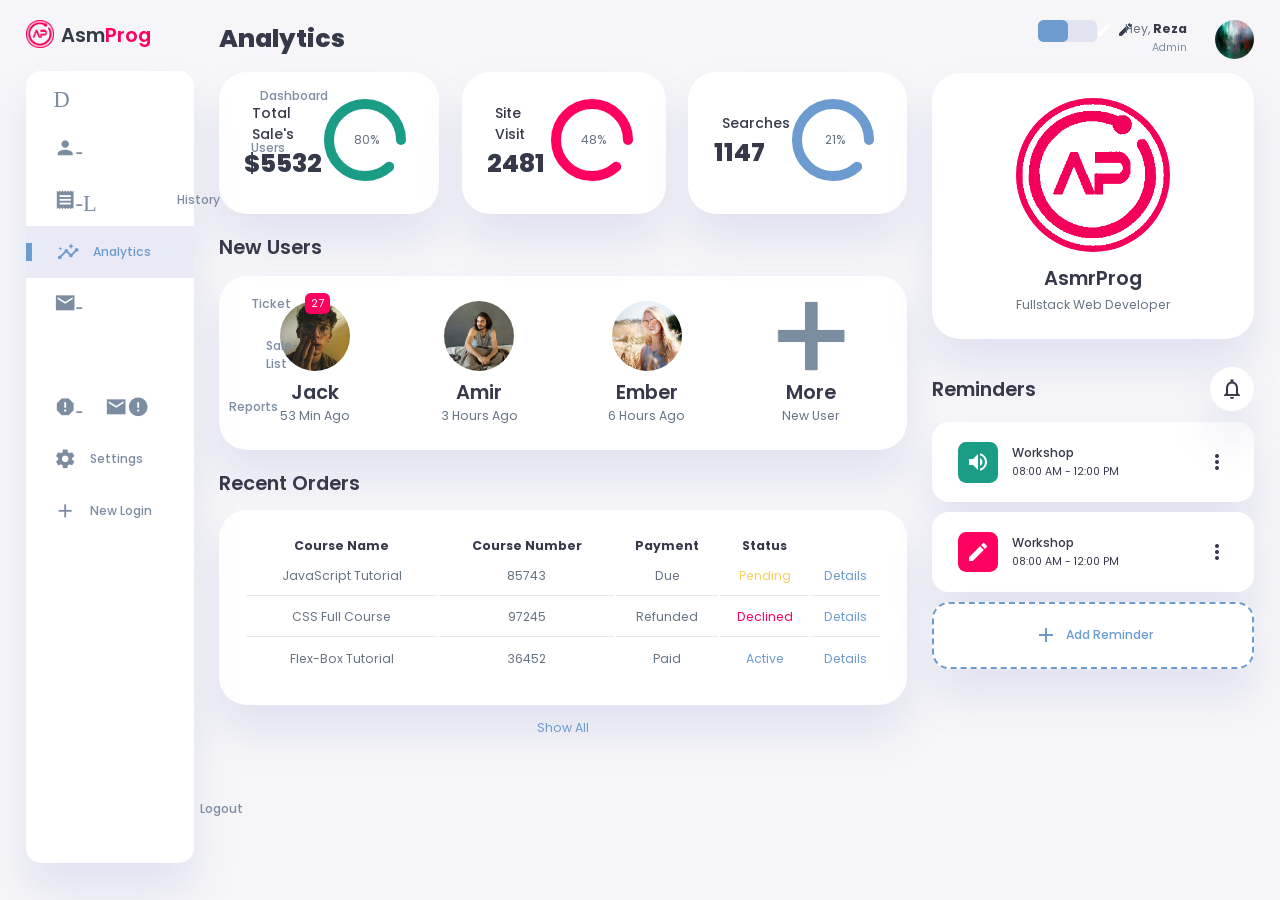
<file: index.html>
<!DOCTYPE html>
<html lang="en">
<head>
    <meta charset="UTF-8">
    <meta name="viewport" content="width=device-width, initial-scale=1.0">
    <link href="https://fonts.googleapis.com/icon?family=Material+Icons+Sharp" rel="stylesheet">
    <link rel="stylesheet" href="style1.css">
    <title>Responsive-Design|Mohit</title>
</head>

<body>
    <div class="container">
        <!-- Sidebar Section -->
        <aside>
            <div class="toggle">
                <div class="logo">
                    <img src="logo.png">
                    <h2>Asm<span class="danger">Prog</span></h2>
                </div>
                <div class="close" id="close-btn">
                    <span class="material-icons-sharp">
                        close-up
                    </span>
                </div>
            </div>

            <div class="sidebar">
                <a href="#">
                    <span class="material-icons-sharp">
                        Dashboard
                    </span>
                    <h3>Dashboard</h3>
                </a>
                <a href="#">
                    <span class="material-icons-sharp">
                        person-outline
                    </span>
                    <h3>Users</h3>
                </a>
                <a href="#">
                    <span class="material-icons-sharp">
                        receipt-Long
                    </span>
                    <h3>History</h3>
                </a>
                <a href="#" class="active">
                    <span class="material-icons-sharp">
                        insights
                    </span>
                    <h3>Analytics</h3>
                </a>
                <a href="#">
                    <span class="material-icons-sharp">
                        mail-outline
                    </span>
                    <h3>Ticket</h3>
                    <span class="message-count">27</span>
                </a>
                <a href="#">
                    <span class="material-icons-sharp">
                        inventory
                    </span>
                    <h3>Sale-List</h3>
                </a>
                <a href="#">
                    <span class="material-icons-sharp">
                        report-gmailerrorred
                    </span>
                    <h3>Reports</h3>
                </a>
                <a href="#">
                    <span class="material-icons-sharp">
                        settings
                    </span>
                    <h3>Settings</h3>
                </a>
                <a href="#">
                    <span class="material-icons-sharp">
                        add
                    </span>
                    <h3>New Login</h3>
                </a>
                <a href="#">
                    <span class="material-icons-sharp">
                        logout
                    </span>
                    <h3>Logout</h3>
                </a>
            </div>
        </aside>
        <!-- End of Sidebar Section -->

        <!-- Main Content -->
        <main>
            <h1>Analytics</h1>
            <!-- Analyses -->
            <div class="analyse">
                <div class="sales">
                    <div class="status">
                        <div class="info">
                            <h3>Total Sale's</h3>
                            <h1>$5532</h1>
                        </div>
                        <div class="progresss">
                            <svg>
                                <circle cx="38" cy="38" r="36"></circle>
                            </svg>
                            <div class="percentage">
                                <p>80%</p>
                            </div>
                        </div>
                    </div>
                </div>
                <div class="visits">
                    <div class="status">
                        <div class="info">
                            <h3>Site Visit</h3>
                            <h1>2481</h1>
                        </div>
                        <div class="progresss">
                            <svg>
                                <circle cx="38" cy="38" r="36"></circle>
                            </svg>
                            <div class="percentage">
                                <p>48%</p>
                            </div>
                        </div>
                    </div>
                </div>
                <div class="searches">
                    <div class="status">
                        <div class="info">
                            <h3>Searches</h3>
                            <h1>1147</h1>
                        </div>
                        <div class="progresss">
                            <svg>
                                <circle cx="38" cy="38" r="36"></circle>
                            </svg>
                            <div class="percentage">
                                <p>21%</p>
                            </div>
                        </div>
                    </div>
                </div>
            </div>
            <!-- End of Analyses -->

            <!-- New Users Section -->
            <div class="new-users">
                <h2>New Users</h2>
                <div class="user-list">
                    <div class="user">
                        <img src="profile-2.jpg">
                        <h2>Jack</h2>
                        <p>53 Min Ago</p>
                    </div>
                    <div class="user">
                        <img src="profile-3.jpg">
                        <h2>Amir</h2>
                        <p>3 Hours Ago</p>
                    </div>
                    <div class="user">
                        <img src="profile-4.jpg">
                        <h2>Ember</h2>
                        <p>6 Hours Ago</p>
                    </div>
                    <div class="user">
                        <img src="plus.png">
                        <h2>More</h2>
                        <p>New User</p>
                    </div>
                </div>
            </div>
            <!-- End of New Users Section -->

            <!-- Recent Orders Table -->
            <div class="recent-orders">
                <h2>Recent Orders</h2>
                <table>
                    <thead>
                        <tr>
                            <th>Course Name</th>
                            <th>Course Number</th>
                            <th>Payment</th>
                            <th>Status</th>
                            <th></th>
                        </tr>
                    </thead>
                    <tbody></tbody>
                </table>
                <a href="#">Show All</a>
            </div>
            <!-- End of Recent Orders -->

        </main>
        <!-- End of Main Content -->

        <!-- Right Section -->
        <div class="right-section">
            <div class="nav">
                <button id="menu-btn">
                    <span class="material-icons-sharp">
                        menu
                    </span>
                </button>
                <div class="dark-mode">
                    <span class="material-icons-sharp active">
                        light_mode
                    </span>
                    <span class="material-icons-sharp">
                        dark_mode
                    </span>
                </div>

                <div class="profile">
                    <div class="info">
                        <p>Hey, <b>Reza</b></p>
                        <small class="text-muted">Admin</small>
                    </div>
                    <div class="profile-photo">
                        <img src="profile-1.jpg">
                    </div>
                </div>

            </div>
            <!-- End of Nav -->

            <div class="user-profile">
                <div class="logo">
                    <img src="logo.png">
                    <h2>AsmrProg</h2>
                    <p>Fullstack Web Developer</p>
                </div>
            </div>

            <div class="reminders">
                <div class="header">
                    <h2>Reminders</h2>
                    <span class="material-icons-sharp">
                        notifications_none
                    </span>
                </div>

                <div class="notification">
                    <div class="icon">
                        <span class="material-icons-sharp">
                            volume_up
                        </span>
                    </div>
                    <div class="content">
                        <div class="info">
                            <h3>Workshop</h3>
                            <small class="text_muted">
                                08:00 AM - 12:00 PM
                            </small>
                        </div>
                        <span class="material-icons-sharp">
                            more_vert
                        </span>
                    </div>
                </div>

                <div class="notification deactive">
                    <div class="icon">
                        <span class="material-icons-sharp">
                            edit
                        </span>
                    </div>
                    <div class="content">
                        <div class="info">
                            <h3>Workshop</h3>
                            <small class="text_muted">
                                08:00 AM - 12:00 PM
                            </small>
                        </div>
                        <span class="material-icons-sharp">
                            more_vert
                        </span>
                    </div>
                </div>

                <div class="notification add-reminder">
                    <div>
                        <span class="material-icons-sharp">
                            add
                        </span>
                        <h3>Add Reminder</h3>
                    </div>
                </div>

            </div>

        </div>


    </div>

    <script src="orders.js"></script>
    <script src="index.js"></script>
</body>

</html>
</file>
<file: style1.css>
@import url('https://fonts.googleapis.com/css2?family=Poppins:wght@300;400;500;600;700;800&display=swap');

:root{
    --color-primary: #6C9BCF;
    --color-danger: #FF0060;
    --color-success: #1B9C85;
    --color-warning: #F7D060;
    --color-white: #fff;
    --color-info-dark: #7d8da1;
    --color-dark: #363949;
    --color-light: rgba(132, 139, 200, 0.18);
    --color-dark-variant: #677483;
    --color-background: #f6f6f9;

    --card-border-radius: 2rem;
    --border-radius-1: 0.4rem;
    --border-radius-2: 1.2rem;

    --card-padding: 1.8rem;
    --padding-1: 1.2rem;

    --box-shadow: 0 2rem 3rem var(--color-light);
}

.dark-mode-variables{
    --color-background: #181a1e;
    --color-white: #202528;
    --color-dark: #edeffd;
    --color-dark-variant: #a3bdcc;
    --color-light: rgba(0, 0, 0, 0.4);
    --box-shadow: 0 2rem 3rem var(--color-light);
}

*{
    margin: 0;
    padding: 0;
    outline: 0;
    appearance: 0;
    border: 0;
    text-decoration: none;
    box-sizing: border-box;
}

html{
    font-size: 14px;
}

body{
    width: 100vw;
    height: 100vh;
    font-family: 'Poppins', sans-serif;
    font-size: 0.88rem;
    user-select: none;
    overflow-x: hidden;
    color: var(--color-dark);
    background-color: var(--color-background);
}

a{
    color: var(--color-dark);
}

img{
    display: block;
    width: 100%;
    object-fit: cover;
}

h1{
    font-weight: 800;
    font-size: 1.8rem;
}

h2{
    font-weight: 600;
    font-size: 1.4rem;
}

h3{
    font-weight: 500;
    font-size: 0.87rem;
}

small{
    font-size: 0.76rem;
}

p{
    color: var(--color-dark-variant);
}

b{
    color: var(--color-dark);
}

.text-muted{
    color: var(--color-info-dark);
}

.primary{
    color: var(--color-primary);
}

.danger{
    color: var(--color-danger);
}

.success{
    color: var(--color-success);
}

.warning{
    color: var(--color-warning);
}

.container{
    display: grid;
    width: 96%;
    margin: 0 auto;
    gap: 1.8rem;
    grid-template-columns: 12rem auto 23rem;
}

aside{
    height: 100vh;
}

aside .toggle{
    display: flex;
    align-items: center;
    justify-content: space-between;
    margin-top: 1.4rem;
}

aside .toggle .logo{
    display: flex;
    gap: 0.5rem;
}

aside .toggle .logo img{
    width: 2rem;
    height: 2rem;
}

aside .toggle .close{
    padding-right: 1rem;
    display: none;
}

aside .sidebar{
    display: flex;
    flex-direction: column;
    background-color: var(--color-white);
    box-shadow: var(--box-shadow);
    border-radius: 15px;
    height: 88vh;
    position: relative;
    top: 1.5rem;
    transition: all 0.3s ease;
}

aside .sidebar:hover{
    box-shadow: none;
}

aside .sidebar a{
    display: flex;
    align-items: center;
    color: var(--color-info-dark);
    height: 3.7rem;
    gap: 1rem;
    position: relative;
    margin-left: 2rem;
    transition: all 0.3s ease;
}

aside .sidebar a span{
    font-size: 1.6rem;
    transition: all 0.3s ease;
}

aside .sidebar a:last-child{
    position: absolute;
    bottom: 2rem;
    width: 100%;
}

aside .sidebar a.active{
    width: 100%;
    color: var(--color-primary);
    background-color: var(--color-light);
    margin-left: 0;
}

aside .sidebar a.active::before{
    content: '';
    width: 6px;
    height: 18px;
    background-color: var(--color-primary);
}

aside .sidebar a.active span{
    color: var(--color-primary);
    margin-left: calc(1rem - 3px);
}

aside .sidebar a:hover{
    color: var(--color-primary);
}

aside .sidebar a:hover span{
    margin-left: 0.6rem;
}

aside .sidebar .message-count{
    background-color: var(--color-danger);
    padding: 2px 6px;
    color: var(--color-white);
    font-size: 11px;
    border-radius: var(--border-radius-1);
}

main{
    margin-top: 1.4rem;
}

main .analyse{
    display: grid;
    grid-template-columns: repeat(3, 1fr);
    gap: 1.6rem;
}

main .analyse > div{
    background-color: var(--color-white);
    padding: var(--card-padding);
    border-radius: var(--card-border-radius);
    margin-top: 1rem;
    box-shadow: var(--box-shadow);
    cursor: pointer;
    transition: all 0.3s ease;
}

main .analyse > div:hover{
    box-shadow: none;
}

main .analyse > div .status{
    display: flex;
    align-items: center;
    justify-content: space-between;
}

main .analyse h3{
    margin-left: 0.6rem;
    font-size: 1rem;
}

main .analyse .progresss{
    position: relative;
    width: 92px;
    height: 92px;
    border-radius: 50%;
}

main .analyse svg{
    width: 7rem;
    height: 7rem;
}

main .analyse svg circle{
    fill: none;
    stroke-width: 10;
    stroke-linecap: round;
    transform: translate(5px, 5px);
}

main .analyse .sales svg circle{
    stroke: var(--color-success);
    stroke-dashoffset: -30;
    stroke-dasharray: 200;
}

main .analyse .visits svg circle{
    stroke: var(--color-danger);
    stroke-dashoffset: -30;
    stroke-dasharray: 200;
}

main .analyse .searches svg circle{
    stroke: var(--color-primary);
    stroke-dashoffset: -30;
    stroke-dasharray: 200;
}

main .analyse .progresss .percentage{
    position: absolute;
    top: -3px;
    left: -1px;
    display: flex;
    align-items: center;
    justify-content: center;
    height: 100%;
    width: 100%;
}

main .new-users{
    margin-top: 1.3rem;
}

main .new-users .user-list{
    background-color: var(--color-white);
    padding: var(--card-padding);
    border-radius: var(--card-border-radius);
    margin-top: 1rem;
    box-shadow: var(--box-shadow);
    display: flex;
    justify-content: space-around;
    flex-wrap: wrap;
    gap: 1.4rem;
    cursor: pointer;
    transition: all 0.3s ease;
}

main .new-users .user-list:hover{
    box-shadow: none;
}

main .new-users .user-list .user{
    display: flex;
    flex-direction: column;
    align-items: center;
    justify-content: center;
}

main .new-users .user-list .user img{
    width: 5rem;
    height: 5rem;
    margin-bottom: 0.4rem;
    border-radius: 50%;
}

main .recent-orders{
    margin-top: 1.3rem;
}

main .recent-orders h2{
    margin-bottom: 0.8rem;
}

main .recent-orders table{
    background-color: var(--color-white);
    width: 100%;
    padding: var(--card-padding);
    text-align: center;
    box-shadow: var(--box-shadow);
    border-radius: var(--card-border-radius);
    transition: all 0.3s ease;
}

main .recent-orders table:hover{
    box-shadow: none;
}

main table tbody td{
    height: 2.8rem;
    border-bottom: 1px solid var(--color-light);
    color: var(--color-dark-variant);
}

main table tbody tr:last-child td{
    border: none;
}

main .recent-orders a{
    text-align: center;
    display: block;
    margin: 1rem auto;
    color: var(--color-primary);
}

.right-section{
    margin-top: 1.4rem;
}

.right-section .nav{
    display: flex;
    justify-content: end;
    gap: 2rem;
}

.right-section .nav button{
    display: none;
}

.right-section .dark-mode{
    background-color: var(--color-light);
    display: flex;
    justify-content: space-between;
    align-items: center;
    height: 1.6rem;
    width: 4.2rem;
    cursor: pointer;
    border-radius: var(--border-radius-1);
}

.right-section .dark-mode span{
    font-size: 1.2rem;
    width: 50%;
    height: 100%;
    display: flex;
    align-items: center;
    justify-content: center;
}

.right-section .dark-mode span.active{
    background-color: var(--color-primary);
    color: white;
    border-radius: var(--border-radius-1);
}

.right-section .nav .profile{
    display: flex;
    gap: 2rem;
    text-align: right;
}

.right-section .nav .profile .profile-photo{
    width: 2.8rem;
    height: 2.8rem;
    border-radius: 50%;
    overflow: hidden;
}

.right-section .user-profile{
    display: flex;
    justify-content: center;
    text-align: center;
    margin-top: 1rem;
    background-color: var(--color-white);
    padding: var(--card-padding);
    border-radius: var(--card-border-radius);
    box-shadow: var(--box-shadow);
    cursor: pointer;
    transition: all 0.3s ease;
}

.right-section .user-profile:hover{
    box-shadow: none;
}

.right-section .user-profile img{
    width: 11rem;
    height: auto;
    margin-bottom: 0.8rem;
    border-radius: 50%;
}

.right-section .user-profile h2{
    margin-bottom: 0.2rem;
}

.right-section .reminders{
    margin-top: 2rem;
}

.right-section .reminders .header{
    display: flex;
    align-items: center;
    justify-content: space-between;
    margin-bottom: 0.8rem;
}

.right-section .reminders .header span{
    padding: 10px;
    box-shadow: var(--box-shadow);
    background-color: var(--color-white);
    border-radius: 50%;
}

.right-section .reminders .notification{
    background-color: var(--color-white);
    display: flex;
    align-items: center;
    gap: 1rem;
    margin-bottom: 0.7rem;
    padding: 1.4rem var(--card-padding);
    border-radius: var(--border-radius-2);
    box-shadow: var(--box-shadow);
    cursor: pointer;
    transition: all 0.3s ease;
}

.right-section .reminders .notification:hover{
    box-shadow: none;
}

.right-section .reminders .notification .content{
    display: flex;
    justify-content: space-between;
    align-items: center;
    margin: 0;
    width: 100%;
}

.right-section .reminders .notification .icon{
    padding: 0.6rem;
    color: var(--color-white);
    background-color: var(--color-success);
    border-radius: 20%;
    display: flex;
}

.right-section .reminders .notification.deactive .icon{
    background-color: var(--color-danger);
}

.right-section .reminders .add-reminder{
    background-color: var(--color-white);
    border: 2px dashed var(--color-primary);
    color: var(--color-primary);
    display: flex;
    align-items: center;
    justify-content: center;
    cursor: pointer;
}

.right-section .reminders .add-reminder:hover{
    background-color: var(--color-primary);
    color: white;
}

.right-section .reminders .add-reminder div{
    display: flex;
    align-items: center;
    gap: 0.6rem;
}

@media screen and (max-width: 1200px) {
    .container{
        width: 95%;
        grid-template-columns: 7rem auto 23rem;
    }

    aside .logo h2{
        display: none;
    }

    aside .sidebar h3{
        display: none;
    }

    aside .sidebar a{
        width: 5.6rem;
    }

    aside .sidebar a:last-child{
        position: relative;
        margin-top: 1.8rem;
    }

    main .analyse{
        grid-template-columns: 1fr;
        gap: 0;
    }

    main .new-users .user-list .user{
        flex-basis: 40%;
    }

    main .recent-orders {
        width: 94%;
        position: absolute;
        left: 50%;
        transform: translateX(-50%);
        margin: 2rem 0 0 0.8rem;
    }

    main .recent-orders table{
        width: 83vw;
    }

    main table thead tr th:last-child,
    main table thead tr th:first-child{
        display: none;
    }

    main table tbody tr td:last-child,
    main table tbody tr td:first-child{
        display: none;
    }

}

@media screen and (max-width: 768px) {
    .container{
        width: 100%;
        grid-template-columns: 1fr;
        padding: 0 var(--padding-1);
    }

    aside{
        position: fixed;
        background-color: var(--color-white);
        width: 15rem;
        z-index: 3;
        box-shadow: 1rem 3rem 4rem var(--color-light);
        height: 100vh;
        left: -100%;
        display: none;
        animation: showMenu 0.4s ease forwards;
    }

    @keyframes showMenu {
       to{
        left: 0;
       } 
    }

    aside .logo{
        margin-left: 1rem;
    }

    aside .logo h2{
        display: inline;
    }

    aside .sidebar h3{
        display: inline;
    }

    aside .sidebar a{
        width: 100%;
        height: 3.4rem;
    }

    aside .sidebar a:last-child{
        position: absolute;
        bottom: 5rem;
    }

    aside .toggle .close{
        display: inline-block;
        cursor: pointer;
    }

    main{
        margin-top: 8rem;
        padding: 0 1rem;
    }

    main .new-users .user-list .user{
        flex-basis: 35%;
    }

    main .recent-orders{
        position: relative;
        margin: 3rem 0 0 0;
        width: 100%;
    }

    main .recent-orders table{
        width: 100%;
        margin: 0;
    }

    .right-section{
        width: 94%;
        margin: 0 auto 4rem;
    }

    .right-section .nav{
        position: fixed;
        top: 0;
        left: 0;
        align-items: center;
        background-color: var(--color-white);
        padding: 0 var(--padding-1);
        height: 4.6rem;
        width: 100%;
        z-index: 2;
        box-shadow: 0 1rem 1rem var(--color-light);
        margin: 0;
    }

    .right-section .nav .dark-mode{
        width: 4.4rem;
        position: absolute;
        left: 66%;
    }

    .right-section .profile .info{
        display: none;
    }

    .right-section .nav button{
        display: inline-block;
        background-color: transparent;
        cursor: pointer;
        color: var(--color-dark);
        position: absolute;
        left: 1rem;
    }

    .right-section .nav button span{
        font-size: 2rem;
    }

}
</file>
